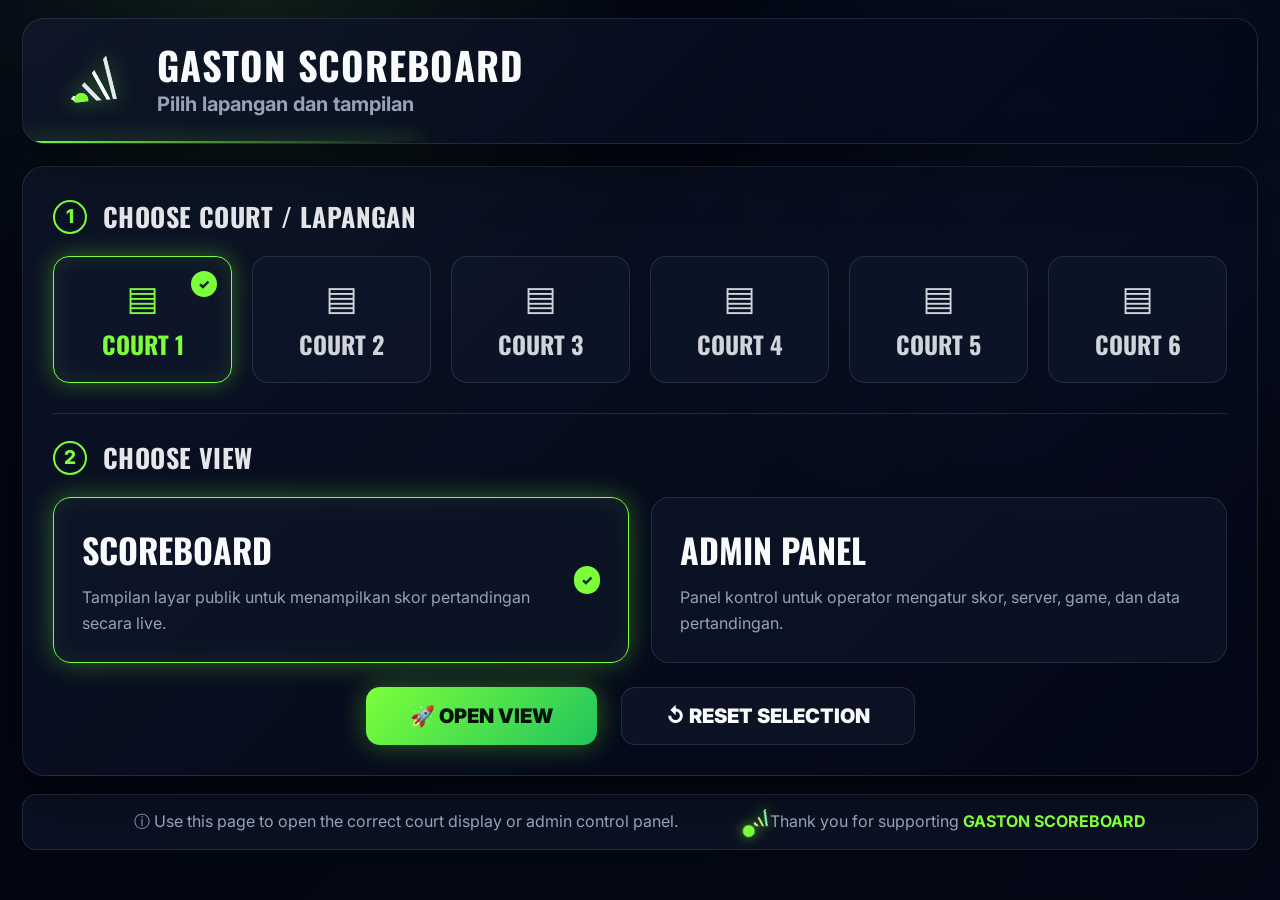
<file: index.html>
<!DOCTYPE html>
<html lang="id">
<head>
  <meta charset="UTF-8" />
  <meta name="viewport" content="width=device-width, initial-scale=1.0" />
  <title>Gaston Scoreboard - Menu Utama</title>
  <link rel="preconnect" href="https://fonts.googleapis.com">
  <link rel="preconnect" href="https://fonts.gstatic.com" crossorigin>
  <link href="https://fonts.googleapis.com/css2?family=Inter:wght@400;600;700;800;900&family=Oswald:wght@500;600;700&display=swap" rel="stylesheet">
  <link rel="stylesheet" href="css/style.css?v=25.0.0" />
</head>
<body class="page-shell landing-page">
  <header class="topbar">
    <div class="brand">
      <div class="brand-logo shuttle-mark"></div>
      <div>
        <h1>GASTON SCOREBOARD</h1>
        <p>Pilih lapangan dan tampilan</p>
      </div>
    </div>
  </header>

  <main class="landing-layout">
    <section class="panel selection-panel">
      <div class="section-title"><span>1</span> Choose Court / Lapangan</div>
      <div id="courtGrid" class="court-grid"></div>

      <div class="divider"></div>

      <div class="section-title"><span>2</span> Choose View</div>
      <div class="view-grid simple-view-grid">
        <button class="view-card simple-view-card selected" data-view="scoreboard">
          <div class="view-card-head simple-view-head">
            <div>
              <h2>Scoreboard</h2>
              <p>Tampilan layar publik untuk menampilkan skor pertandingan secara live.</p>
            </div>
            <span class="check">✓</span>
          </div>
        </button>

        <button class="view-card simple-view-card" data-view="admin">
          <div class="view-card-head simple-view-head">
            <div>
              <h2>Admin Panel</h2>
              <p>Panel kontrol untuk operator mengatur skor, server, game, dan data pertandingan.</p>
            </div>
            <span class="check">✓</span>
          </div>
        </button>
      </div>

      <div class="landing-buttons">
        <button id="openView" class="primary-btn">🚀 Open View</button>
        <button id="resetSelection" class="secondary-btn">↺ Reset Selection</button>
      </div>
    </section>
  </main>

  <footer class="footer-strip">
    <span>ⓘ Use this page to open the correct court display or admin control panel.</span>
    <span><i class="shuttle-icon tiny"></i> Thank you for supporting <b>GASTON SCOREBOARD</b></span>
  </footer>

  <script type="module" src="js/landing.js?v=25.0.0"></script>
</body>
</html>
</file>
<file: css/style.css>
* { box-sizing: border-box; }

:root {
  --bg: #030712;
  --panel: rgba(15, 23, 42, .82);
  --panel-2: rgba(2, 6, 23, .74);
  --line: rgba(148, 163, 184, .18);
  --text: #f8fafc;
  --muted: #94a3b8;
  --green: #7CFF3A;
  --green-2: #22c55e;
  --yellow: #facc15;
  --blue: #3b82f6;
  --red: #ef4444;
  --purple: #a855f7;
  --radius: 22px;
  --shadow: 0 18px 60px rgba(0,0,0,.45);
}

body {
  margin: 0;
  min-height: 100vh;
  font-family: Inter, system-ui, -apple-system, BlinkMacSystemFont, "Segoe UI", sans-serif;
  background:
    radial-gradient(circle at 20% 0%, rgba(124, 255, 58, .10), transparent 28%),
    radial-gradient(circle at 85% 20%, rgba(59, 130, 246, .09), transparent 32%),
    linear-gradient(135deg, #020617 0%, #030712 55%, #050816 100%);
  color: var(--text);
}

button, a, input, select { font-family: inherit; }
button, a { -webkit-tap-highlight-color: transparent; }

.page-shell { padding: 18px 22px; }

.topbar {
  min-height: 126px;
  border: 1px solid var(--line);
  background: linear-gradient(135deg, rgba(15, 23, 42, .86), rgba(2, 6, 23, .72));
  border-radius: var(--radius);
  box-shadow: var(--shadow);
  display: flex;
  align-items: center;
  justify-content: space-between;
  padding: 22px 34px;
  position: relative;
  overflow: hidden;
}

.topbar::after {
  content: "";
  position: absolute;
  left: 0;
  bottom: 0;
  width: 32%;
  height: 2px;
  background: linear-gradient(90deg, var(--green), transparent);
  box-shadow: 0 0 20px var(--green);
}

.brand { display: flex; align-items: center; gap: 22px; }

.brand-logo {
  width: 78px;
  height: 78px;
  display: grid;
  place-items: center;
  filter: drop-shadow(0 0 10px rgba(124,255,58,.45));
}

.brand h1 {
  margin: 0;
  font-family: Oswald, Inter, sans-serif;
  font-size: clamp(32px, 3vw, 52px);
  letter-spacing: .8px;
  text-transform: uppercase;
  line-height: 1;
}

.brand p {
  margin: 8px 0 0;
  color: var(--muted);
  font-weight: 700;
  font-size: 20px;
}

.green { color: var(--green); }

.top-actions {
  display: flex;
  gap: 14px;
  align-items: center;
  flex-wrap: wrap;
  justify-content: flex-end;
}

.live-pill, .icon-btn, .home-btn {
  height: 58px;
  border-radius: 13px;
  border: 1px solid rgba(148, 163, 184, .23);
  background: rgba(2, 6, 23, .58);
  color: var(--text);
  font-weight: 900;
  display: inline-flex;
  align-items: center;
  justify-content: center;
  text-decoration: none;
}

.live-pill {
  padding: 0 24px;
  gap: 12px;
  font-size: 20px;
}

.live-pill span {
  width: 14px;
  height: 14px;
  border-radius: 99px;
  background: red;
  box-shadow: 0 0 16px red;
}

.icon-btn { width: 58px; cursor: pointer; font-size: 22px; }
.home-btn { padding: 0 18px; font-size: 16px; gap: 8px; }

.panel {
  border: 1px solid var(--line);
  background: linear-gradient(135deg, rgba(15, 23, 42, .76), rgba(2, 6, 23, .70));
  border-radius: var(--radius);
  box-shadow: var(--shadow);
}

.section-title {
  display: flex;
  align-items: center;
  gap: 16px;
  color: #e5e7eb;
  font-family: Oswald, Inter, sans-serif;
  font-size: 26px;
  font-weight: 800;
  text-transform: uppercase;
  letter-spacing: .4px;
  margin-bottom: 20px;
}

.section-title span {
  width: 34px;
  height: 34px;
  border: 2px solid var(--green);
  color: var(--green);
  display: grid;
  place-items: center;
  border-radius: 99px;
  font-family: Inter, sans-serif;
  font-size: 19px;
}

/* Pure CSS shuttlecock, no racket */
.shuttle-icon {
  width: 34px;
  height: 28px;
  position: relative;
  display: inline-block;
  vertical-align: middle;
  transform: rotate(-28deg);
  filter: drop-shadow(0 0 6px rgba(124,255,58,.68));
}

.shuttle-icon::before {
  content: "";
  position: absolute;
  left: 1px;
  top: 10px;
  width: 12px;
  height: 12px;
  border-radius: 50%;
  background: var(--green);
}

.shuttle-icon::after {
  content: "";
  position: absolute;
  left: 12px;
  top: 3px;
  width: 22px;
  height: 20px;
  background:
    linear-gradient(70deg, transparent 0 22%, #d9f99d 23% 30%, transparent 31%),
    linear-gradient(90deg, transparent 0 42%, #bef264 43% 50%, transparent 51%),
    linear-gradient(110deg, transparent 0 62%, #86efac 63% 70%, transparent 71%);
  clip-path: polygon(0 50%, 100% 0, 85% 100%);
}

.shuttle-icon.tiny {
  width: 22px;
  height: 18px;
  margin-right: 6px;
}

.shuttle-mark {
  position: relative;
}

.shuttle-mark::before {
  content: "";
  width: 70px;
  height: 55px;
  display: block;
  background:
    radial-gradient(circle at 20% 70%, var(--green) 0 10%, transparent 11%),
    linear-gradient(55deg, transparent 0 18%, #f8fafc 19% 23%, transparent 24%),
    linear-gradient(70deg, transparent 0 34%, #e2e8f0 35% 39%, transparent 40%),
    linear-gradient(85deg, transparent 0 50%, #f8fafc 51% 55%, transparent 56%),
    linear-gradient(100deg, transparent 0 65%, #e2e8f0 66% 70%, transparent 71%);
  clip-path: polygon(0 65%, 100% 0, 80% 100%);
  transform: rotate(-24deg);
}

.landing-layout {
  display: grid;
  grid-template-columns: 1fr 310px;
  gap: 22px;
  margin-top: 22px;
}

.selection-panel { padding: 30px; }

.court-grid {
  display: grid;
  grid-template-columns: repeat(6, 1fr);
  gap: 20px;
}

.court-card {
  border: 1px solid var(--line);
  background: rgba(15, 23, 42, .72);
  color: #d1d5db;
  border-radius: 16px;
  padding: 20px 12px;
  min-height: 105px;
  cursor: pointer;
  position: relative;
  transition: .2s;
}

.court-card:hover, .court-card.selected {
  border-color: var(--green);
  color: var(--green);
  box-shadow: 0 0 22px rgba(124, 255, 58, .35), inset 0 0 24px rgba(124, 255, 58, .10);
}

.court-card .court-icon {
  display: block;
  font-size: 34px;
  margin-bottom: 8px;
}

.court-card b {
  font-family: Oswald, Inter, sans-serif;
  font-size: 24px;
  text-transform: uppercase;
}

.court-card .select-dot {
  position: absolute;
  top: 14px;
  right: 14px;
  width: 26px;
  height: 26px;
  border-radius: 99px;
  display: none;
  place-items: center;
  background: var(--green);
  color: #052e16;
  font-weight: 900;
}

.court-card.selected .select-dot { display: grid; }

.divider {
  height: 1px;
  background: var(--line);
  margin: 30px 0 24px;
}

.view-grid {
  display: grid;
  grid-template-columns: 1fr 1fr;
  gap: 26px;
}

.view-card {
  text-align: left;
  border: 1px solid var(--line);
  background: rgba(15, 23, 42, .62);
  color: var(--text);
  border-radius: 18px;
  padding: 22px;
  cursor: pointer;
  transition: .2s;
  position: relative;
}

.view-card.selected {
  border-color: var(--green);
  box-shadow: 0 0 26px rgba(124, 255, 58, .34), inset 0 0 26px rgba(124, 255, 58, .08);
}

.view-card .check { display: none; }

.view-card.selected .check {
  display: grid;
  place-items: center;
  margin-left: auto;
  background: var(--green);
  color: #052e16;
  border-radius: 99px;
  width: 28px;
  height: 28px;
  font-weight: 900;
}

.view-card-head {
  display: flex;
  align-items: center;
  gap: 18px;
  margin-bottom: 18px;
}

.view-icon {
  color: var(--green);
  font-size: 34px;
  font-weight: 900;
}

.view-card h2 {
  margin: 0;
  font-family: Oswald, Inter, sans-serif;
  text-transform: uppercase;
  font-size: 28px;
}

.view-card p { margin: 4px 0 0; color: var(--muted); }

.mini-preview {
  border-radius: 14px;
  border: 1px solid var(--line);
  background: rgba(2, 6, 23, .78);
  padding: 14px;
  min-height: 215px;
}

.mini-header, .mini-row, .mini-info, .mini-actions {
  display: flex;
  justify-content: space-between;
  align-items: center;
}

.mini-header {
  color: #dbeafe;
  font-size: 12px;
  margin-bottom: 12px;
}

.mini-header span { color: var(--green); }

.mini-board {
  border: 1px solid var(--line);
  border-radius: 12px;
  overflow: hidden;
}

.mini-row {
  padding: 12px;
  border-bottom: 1px solid var(--line);
}

.mini-row:last-child { border-bottom: none; }
.mini-row.active { box-shadow: inset 0 0 18px rgba(124, 255, 58, .12); }

.mini-row span {
  flex: 1;
  font-weight: 900;
  white-space: nowrap;
}

.mini-row b, .mini-row strong {
  width: 54px;
  text-align: center;
  font-size: 20px;
}

.mini-row strong { color: var(--green); }

.mini-info { gap: 10px; margin-top: 12px; }

.mini-info span, .mini-actions span {
  background: rgba(15, 23, 42, .95);
  border: 1px solid var(--line);
  border-radius: 10px;
  padding: 8px 12px;
  font-size: 12px;
  font-weight: 800;
  color: var(--yellow);
}

.mini-admin {
  display: grid;
  grid-template-columns: 1fr 1fr;
  gap: 10px;
}

.mini-team {
  border: 1px solid var(--line);
  border-radius: 12px;
  padding: 12px;
}

.mini-team.active {
  border-color: var(--green);
  box-shadow: inset 0 0 20px rgba(124,255,58,.12);
}

.mini-team span {
  display: block;
  font-weight: 900;
  margin-bottom: 10px;
}

.mini-team button {
  width: 100%;
  margin-top: 6px;
  border: 1px solid rgba(124,255,58,.35);
  border-radius: 8px;
  background: rgba(124,255,58,.12);
  color: var(--green);
  font-weight: 900;
  height: 32px;
}

.mini-actions { gap: 8px; margin-top: 14px; }

.landing-buttons {
  display: flex;
  justify-content: center;
  gap: 24px;
  margin-top: 24px;
}

.primary-btn, .secondary-btn {
  min-height: 58px;
  border-radius: 14px;
  border: none;
  padding: 0 44px;
  font-size: 20px;
  font-weight: 900;
  text-transform: uppercase;
  cursor: pointer;
}

.primary-btn {
  background: linear-gradient(135deg, var(--green), var(--green-2));
  color: #04130a;
  box-shadow: 0 0 28px rgba(124,255,58,.35);
}

.secondary-btn {
  background: rgba(15, 23, 42, .70);
  border: 1px solid var(--line);
  color: var(--text);
}

.status-panel { padding: 30px; }

.status-panel h3 {
  margin: 0 0 24px;
  color: var(--green);
  font-family: Oswald, Inter, sans-serif;
  text-transform: uppercase;
  font-size: 24px;
}

.status-item {
  display: flex;
  align-items: center;
  gap: 18px;
  border: 1px solid var(--line);
  border-radius: 14px;
  padding: 20px;
  margin-bottom: 15px;
  background: rgba(15, 23, 42, .54);
}

.status-item span { color: var(--green); font-size: 28px; }

.status-item small {
  display: block;
  color: var(--muted);
  text-transform: uppercase;
  font-weight: 800;
}

.status-item b {
  display: block;
  margin-top: 5px;
  font-size: 18px;
}

.status-item em {
  color: var(--green);
  font-size: 28px;
  font-style: normal;
}

.enjoy-card {
  display: flex;
  gap: 15px;
  align-items: center;
  border: 1px solid rgba(124,255,58,.45);
  box-shadow: inset 0 0 20px rgba(124,255,58,.10);
  border-radius: 14px;
  padding: 18px;
  color: var(--green);
}

.enjoy-card p { margin: 2px 0 0; color: var(--muted); }

.footer-strip, .score-footer {
  border: 1px solid var(--line);
  border-radius: 14px;
  background: rgba(15,23,42,.68);
  color: var(--muted);
  margin-top: 18px;
  padding: 16px 26px;
  display: flex;
  justify-content: center;
  gap: 60px;
}

.footer-strip b { color: var(--green); }

/* Scoreboard */
.scoreboard-wrap {
  max-width: 1640px;
  margin: 74px auto 0;
}

.score-table {
  padding: 0;
  overflow: hidden;
  border-radius: 24px;
}

.score-head {
  display: grid;
  grid-template-columns: 1fr 190px 190px 250px;
  align-items: center;
  padding: 0;
  height: 58px;
  color: #cbd5e1;
  font-family: Oswald, Inter, sans-serif;
  text-transform: uppercase;
  font-size: 28px;
  font-weight: 700;
  background: transparent;
}

.score-head span:nth-child(n+2) { text-align: center; }

.score-row {
  display: grid;
  grid-template-columns: 1fr 190px 190px 250px;
  align-items: stretch;
  min-height: 185px;
  border-top: 1px solid var(--line);
  transition: .2s;
}

.score-row.serving-team {
  border-color: rgba(124,255,58,.65);
  box-shadow: inset 0 0 28px rgba(124, 255, 58, .09), 0 0 14px rgba(124,255,58,.12);
}

.player-block {
  padding: 28px 42px;
  display: flex;
  flex-direction: column;
  justify-content: center;
  gap: 11px;
}

.player-line {
  width: fit-content;
  max-width: 100%;
  font-family: Oswald, Inter, sans-serif;
  font-weight: 800;
  font-size: clamp(34px, 3.4vw, 60px);
  text-transform: uppercase;
  letter-spacing: .5px;
  line-height: 1.05;
  padding: 8px 18px 9px 0;
  border-radius: 12px;
  transition: .2s;
}

.player-line.player-second {
  font-size: clamp(28px, 3vw, 52px);
  color: #dbeafe;
}

.player-line.hidden { display: none; }

.player-line.server-person {
  color: #04130a;
  background:
    linear-gradient(90deg, rgba(124,255,58,.98), rgba(163,255,87,.90) 72%, rgba(124,255,58,.22));
  padding: 10px 28px 12px 18px;
  border-radius: 14px;
  box-shadow:
    inset 0 -10px 0 rgba(255,255,255,.18),
    0 0 34px rgba(124,255,58,.58),
    0 0 90px rgba(124,255,58,.20);
  text-shadow: none;
  outline: 2px solid rgba(236, 255, 219, .48);
}

.player-line.server-person::before {
  content: "";
  width: 34px;
  height: 28px;
  position: relative;
  display: inline-block;
  vertical-align: middle;
  margin-right: 14px;
  transform: rotate(-28deg);
  filter: drop-shadow(0 0 4px rgba(0,0,0,.35));
  background:
    radial-gradient(circle at 16% 58%, #052e16 0 17%, transparent 18%),
    linear-gradient(70deg, transparent 0 34%, #052e16 35% 41%, transparent 42%),
    linear-gradient(90deg, transparent 0 52%, #064e3b 53% 59%, transparent 60%),
    linear-gradient(110deg, transparent 0 68%, #14532d 69% 75%, transparent 76%);
  clip-path: polygon(0 40%, 100% 0, 84% 100%, 0 70%);
}

.score-cell {
  height: 100%;
  border-left: 1px solid var(--line);
  display: grid;
  place-items: center;
  font-family: Oswald, Inter, sans-serif;
  font-weight: 800;
  font-size: clamp(50px, 5vw, 88px);
}

.score-cell.active {
  color: var(--green);
  background: linear-gradient(135deg, rgba(124,255,58,.16), rgba(34,197,94,.08));
  box-shadow: inset 0 0 24px rgba(124,255,58,.16);
}

.score-info {
  display: flex;
  justify-content: center;
  gap: 30px;
  margin-top: 42px;
}

.info-card {
  min-width: 300px;
  height: 110px;
  border: 1px solid var(--line);
  border-radius: 18px;
  background: rgba(15,23,42,.76);
  display: flex;
  align-items: center;
  gap: 24px;
  padding: 22px 28px;
}

.info-card small {
  display: block;
  color: var(--muted);
  text-transform: uppercase;
  font-weight: 900;
  font-size: 16px;
}

.info-card b {
  display: block;
  margin-top: 6px;
  color: var(--yellow);
  font-family: Oswald, Inter, sans-serif;
  font-size: 32px;
  text-transform: uppercase;
}

.round-icon {
  width: 58px;
  height: 58px;
  border: 1px solid rgba(148, 163, 184, .35);
  border-radius: 99px;
  display: grid;
  place-items: center;
  font-size: 34px;
  font-weight: 900;
}

.yellow { color: var(--yellow); }
.blue { color: var(--blue); }
.purple { color: var(--purple); }
.green-bg { color: var(--green); }

.score-footer {
  position: fixed;
  left: 22px;
  right: 22px;
  bottom: 18px;
  justify-content: space-between;
}

/* Admin */
.admin-grid {
  display: grid;
  grid-template-columns: 1.08fr .92fr;
  gap: 18px;
  margin-top: 18px;
}

.admin-grid .panel { padding: 22px; }

.match-overview { grid-column: 1; }
.score-control { grid-column: 2; grid-row: 1 / span 2; }
.match-actions { grid-column: 1; }
.status-info { grid-column: 1; }
.match-form { grid-column: 2; grid-row: 3 / span 2; }

.compact-score {
  border: 1px solid var(--line);
  border-radius: 16px;
  overflow: hidden;
}

.compact-head, .compact-row {
  display: grid;
  grid-template-columns: 1fr 130px 130px 150px;
  align-items: center;
}

.compact-head {
  height: 40px;
  color: #cbd5e1;
  font-family: Oswald, Inter, sans-serif;
  text-transform: uppercase;
  text-align: center;
}

.compact-row {
  min-height: 112px;
  border-top: 1px solid var(--line);
}

.compact-row.serving-team {
  box-shadow: inset 0 0 34px rgba(124,255,58,.14);
  border-color: rgba(124,255,58,.7);
}

.compact-names {
  padding-left: 22px;
  padding-right: 12px;
}

.compact-player-line {
  display: block;
  width: fit-content;
  max-width: 100%;
  font-family: Oswald, Inter, sans-serif;
  font-size: 30px;
  text-transform: uppercase;
  line-height: 1.12;
  padding: 4px 10px 5px 0;
  border-radius: 9px;
}

.compact-player-line.hidden { display: none; }

.compact-player-line.server-person {
  color: #04130a;
  background: linear-gradient(90deg, rgba(124,255,58,.98), rgba(163,255,87,.88), rgba(124,255,58,.25));
  padding: 6px 14px 7px 12px;
  border-radius: 10px;
  box-shadow:
    inset 0 -7px 0 rgba(255,255,255,.16),
    0 0 22px rgba(124,255,58,.42);
  outline: 1px solid rgba(236,255,219,.45);
}

.compact-player-line.server-person::before {
  content: "◢";
  color: #052e16;
  font-size: 16px;
  margin-right: 8px;
}

.compact-row > span, .compact-row > strong {
  text-align: center;
  font-family: Oswald, Inter, sans-serif;
  font-size: 46px;
  font-weight: 800;
}

.compact-row strong {
  color: var(--green);
  min-height: 112px;
  display: grid;
  place-items: center;
  border-left: 1px solid rgba(124,255,58,.35);
  background: rgba(124,255,58,.10);
}

.control-cards {
  display: grid;
  grid-template-columns: 1fr 1fr;
  gap: 22px;
}

.control-card {
  border: 1px solid var(--line);
  border-radius: 18px;
  padding: 24px;
  transition: .2s;
}

.control-card.serving-team {
  border-color: var(--green);
  box-shadow: 0 0 24px rgba(124,255,58,.28), inset 0 0 24px rgba(124,255,58,.10);
}

.control-card h2 {
  margin: 0 0 22px;
  font-family: Oswald, Inter, sans-serif;
  font-size: 26px;
  line-height: 1.1;
}

.score-btn {
  width: 100%;
  height: 76px;
  border-radius: 14px;
  border: 1px solid rgba(124,255,58,.45);
  background: linear-gradient(135deg, rgba(34,197,94,.35), rgba(21,128,61,.25));
  color: var(--green);
  font-family: Oswald, Inter, sans-serif;
  font-size: 48px;
  font-weight: 800;
  cursor: pointer;
  margin-bottom: 14px;
}

.score-btn:active, .action-grid button:active, .primary-btn:active, .action-link:active { transform: scale(.98); }

.server-select {
  border-top: 1px solid var(--line);
  margin-top: 12px;
  padding-top: 16px;
}

.server-select small {
  color: var(--muted);
  display: block;
  font-weight: 900;
  text-transform: uppercase;
  margin-bottom: 10px;
}

.server-person-btn {
  width: 100%;
  min-height: 48px;
  border-radius: 12px;
  border: 1px solid var(--line);
  background: rgba(2,6,23,.45);
  color: var(--text);
  font-weight: 900;
  cursor: pointer;
  margin-top: 8px;
  text-align: left;
  padding: 8px 14px;
}

.server-person-btn.active {
  color: var(--green);
  border-color: var(--green);
  box-shadow: inset 0 0 18px rgba(124,255,58,.13), 0 0 12px rgba(124,255,58,.16);
}

.server-person-btn.active::before {
  content: "";
  width: 22px;
  height: 18px;
  position: relative;
  display: inline-block;
  vertical-align: middle;
  margin-right: 8px;
  transform: rotate(-28deg);
  background:
    radial-gradient(circle at 16% 58%, var(--green) 0 17%, transparent 18%),
    linear-gradient(70deg, transparent 0 34%, #d9f99d 35% 41%, transparent 42%),
    linear-gradient(90deg, transparent 0 52%, #bef264 53% 59%, transparent 60%),
    linear-gradient(110deg, transparent 0 68%, #86efac 69% 75%, transparent 76%);
  clip-path: polygon(0 40%, 100% 0, 84% 100%, 0 70%);
}

.action-grid {
  display: grid;
  grid-template-columns: repeat(7, 1fr);
  gap: 16px;
}

.action-grid button, .action-link {
  min-height: 100px;
  border: 1px solid var(--line);
  border-radius: 14px;
  background: rgba(15,23,42,.62);
  color: var(--text);
  cursor: pointer;
  font-size: 34px;
  text-decoration: none;
  display: grid;
  place-items: center;
}

.action-grid button span, .action-link span {
  display: block;
  margin-top: 10px;
  font-size: 15px;
  font-weight: 800;
}

.action-grid .danger { color: var(--red); }
.action-grid .success { color: var(--green); }

.info-grid {
  display: grid;
  grid-template-columns: repeat(4, 1fr);
  gap: 16px;
}

.info-card.small {
  min-width: 0;
  height: 92px;
  padding: 18px;
}

.info-card.small b { font-size: 24px; }

.form-grid {
  display: grid;
  gap: 14px;
}

.form-grid label {
  color: var(--muted);
  font-size: 13px;
  text-transform: uppercase;
  font-weight: 900;
}

.form-grid input, .form-grid select {
  margin-top: 8px;
  width: 100%;
  height: 46px;
  border-radius: 12px;
  border: 1px solid var(--line);
  background: rgba(2,6,23,.55);
  color: var(--text);
  padding: 0 14px;
  font-size: 16px;
  outline: none;
}

.form-grid input:focus, .form-grid select:focus { border-color: var(--green); }

.double-field.is-hidden, .double-only.is-hidden { display: none; }

.primary-btn.full {
  width: 100%;
  margin-top: 18px;
}

.form-note {
  color: var(--muted);
  line-height: 1.5;
}

@media (max-width: 1100px) {
  .page-shell { padding: 12px; }
  .topbar { min-height: auto; padding: 16px; }
  .brand { gap: 12px; }
  .brand-logo { width: 54px; height: 54px; }
  .shuttle-mark::before { width: 50px; height: 40px; }
  .brand h1 { font-size: 28px; }
  .brand p { font-size: 14px; }
  .top-actions { gap: 8px; }
  .live-pill { height: 44px; padding: 0 14px; font-size: 14px; }
  .icon-btn { width: 44px; height: 44px; }
  .home-btn { height: 44px; padding: 0 10px; font-size: 13px; }
  .landing-layout, .admin-grid { grid-template-columns: 1fr; }
  .status-panel, .score-control, .match-form, .match-overview, .match-actions, .status-info { grid-column: auto; grid-row: auto; }
  .court-grid { grid-template-columns: repeat(2, 1fr); }
  .view-grid, .control-cards, .info-grid { grid-template-columns: 1fr; }
  .action-grid { grid-template-columns: repeat(3, 1fr); }
  .scoreboard-wrap { margin-top: 24px; }
  .score-head, .score-row { grid-template-columns: 1fr 70px 70px 86px; }
  .score-head { font-size: 14px; height: 36px; }
  .score-row { min-height: 110px; }
  .player-block { padding: 16px 12px; gap: 5px; }
  .player-line { font-size: 25px; padding-top: 4px; padding-bottom: 5px; }
  .player-line.player-second { font-size: 23px; }
  .player-line.server-person { padding: 7px 14px 8px 12px; }
  .player-line.server-person::before { width: 22px; height: 18px; margin-right: 8px; }
  .score-cell { font-size: 36px; }
  .score-info { flex-direction: column; gap: 12px; margin-top: 22px; }
  .info-card { min-width: 0; width: 100%; }
  .score-footer { position: static; margin-top: 18px; }
  .compact-head, .compact-row { grid-template-columns: 1fr 66px 66px 72px; }
  .compact-names { padding-left: 12px; }
  .compact-player-line { font-size: 22px; }
  .compact-row > span, .compact-row > strong { font-size: 30px; }
}


/* Modal pertandingan baru */
.modal-overlay {
  position: fixed;
  inset: 0;
  z-index: 9999;
  background: rgba(2, 6, 23, .78);
  backdrop-filter: blur(10px);
  display: grid;
  place-items: center;
  padding: 20px;
}

.modal-overlay.is-hidden {
  display: none;
}

.modal-card {
  width: min(560px, 100%);
  border: 1px solid rgba(124,255,58,.45);
  border-radius: 24px;
  background: linear-gradient(135deg, rgba(15,23,42,.96), rgba(2,6,23,.94));
  box-shadow: 0 0 50px rgba(124,255,58,.18), 0 30px 90px rgba(0,0,0,.55);
  padding: 30px;
  text-align: center;
}

.modal-icon {
  width: 58px;
  height: 58px;
  border-radius: 99px;
  display: grid;
  place-items: center;
  margin: 0 auto 14px;
  color: #04130a;
  background: linear-gradient(135deg, var(--green), var(--green-2));
  font-size: 28px;
  font-weight: 900;
}

.modal-card h2 {
  margin: 0;
  font-family: Oswald, Inter, sans-serif;
  font-size: 34px;
  text-transform: uppercase;
}

.modal-card p {
  color: var(--muted);
  line-height: 1.6;
  margin: 12px 0 22px;
}

.modal-actions {
  display: grid;
  gap: 12px;
}

.modal-btn {
  width: 100%;
  min-height: 54px;
  padding: 0 18px;
  font-size: 16px;
}

.ghost-btn {
  min-height: 52px;
  border-radius: 14px;
  border: 1px solid var(--line);
  background: transparent;
  color: var(--muted);
  font-weight: 900;
  text-transform: uppercase;
  cursor: pointer;
}

.neutral-text {
  color: var(--muted) !important;
  opacity: .95;
}


/* v11: long highlighter band for current server */
.score-row {
  position: relative;
  isolation: isolate;
}

.score-row > * {
  position: relative;
  z-index: 1;
}

.score-row.serving-team::before {
  content: "";
  position: absolute;
  left: 16px;
  right: auto;
  top: 22px;
  bottom: 22px;
  border-radius: 18px;
  background: linear-gradient(90deg, rgba(124,255,58,.98), rgba(163,255,87,.86) 68%, rgba(124,255,58,.18));
  box-shadow:
    inset 0 -14px 0 rgba(255,255,255,.16),
    0 0 36px rgba(124,255,58,.42),
    0 0 80px rgba(124,255,58,.14);
  outline: 2px solid rgba(236,255,219,.38);
  z-index: 0;
  pointer-events: none;
}

.score-row.serving-team.current-game-1::before {
  width: calc(100% - 440px - 16px);
}

.score-row.serving-team.current-game-2::before {
  width: calc(100% - 250px - 16px);
}

.score-row.serving-team.current-game-3::before {
  width: calc(100% - 32px);
}

.score-row.serving-team .player-line.server-person {
  background: transparent;
  box-shadow: none;
  outline: none;
  color: #04130a;
  padding-left: 0;
  padding-right: 0;
}

.score-row.serving-team .score-cell.current-score {
  color: #04130a;
  background: transparent;
  box-shadow: none;
  text-shadow: none;
}

.score-row.serving-team .score-cell:not(.current-score) {
  color: #f8fafc;
  background: transparent;
  box-shadow: none;
}

.score-cell.current-score {
  color: var(--green);
  background: linear-gradient(135deg, rgba(124,255,58,.16), rgba(34,197,94,.08));
  box-shadow: inset 0 0 24px rgba(124,255,58,.16);
}

/* Admin compact overview uses the same long highlighter idea */
.compact-row {
  position: relative;
  isolation: isolate;
}

.compact-row > * {
  position: relative;
  z-index: 1;
}

.compact-row.serving-team::before {
  content: "";
  position: absolute;
  left: 10px;
  top: 16px;
  bottom: 16px;
  border-radius: 13px;
  background: linear-gradient(90deg, rgba(124,255,58,.98), rgba(163,255,87,.86) 68%, rgba(124,255,58,.18));
  box-shadow: 0 0 24px rgba(124,255,58,.34), inset 0 -9px 0 rgba(255,255,255,.15);
  z-index: 0;
  pointer-events: none;
}

.compact-row.serving-team.current-game-1::before {
  width: calc(100% - 280px - 10px);
}

.compact-row.serving-team.current-game-2::before {
  width: calc(100% - 150px - 10px);
}

.compact-row.serving-team.current-game-3::before {
  width: calc(100% - 20px);
}

.compact-row.serving-team .compact-player-line.server-person {
  background: transparent;
  box-shadow: none;
  outline: none;
  color: #04130a;
}

.compact-row.serving-team .compact-current-score {
  color: #04130a;
  background: transparent;
  box-shadow: none;
}

@media (max-width: 1100px) {
  .score-row.serving-team::before {
    left: 8px;
    top: 12px;
    bottom: 12px;
    border-radius: 13px;
  }
  .score-row.serving-team.current-game-1::before {
    width: calc(100% - 156px - 8px);
  }
  .score-row.serving-team.current-game-2::before {
    width: calc(100% - 86px - 8px);
  }
  .score-row.serving-team.current-game-3::before {
    width: calc(100% - 16px);
  }

  .compact-row.serving-team.current-game-1::before {
    width: calc(100% - 138px - 8px);
  }
  .compact-row.serving-team.current-game-2::before {
    width: calc(100% - 72px - 8px);
  }
  .compact-row.serving-team.current-game-3::before {
    width: calc(100% - 16px);
  }
}


/* =========================
   v12: separate highlighter blocks
   - only current serving player's name line is highlighted
   - current game's score cells use the same stabilo style
   - there is a visible gap between name highlight and score highlight
   ========================= */

/* Neutralize v11 row-spanning highlight band */
.score-row.serving-team::before,
.compact-row.serving-team::before {
  content: none !important;
  display: none !important;
}

/* Name highlight: only the exact serving player's line */
.player-line.server-person {
  display: flex;
  align-items: center;
  width: calc(100% - 20px);
  min-height: 78px;
  padding: 10px 22px 12px 18px !important;
  border-radius: 14px;
  color: #04130a !important;
  background:
    linear-gradient(90deg, rgba(124,255,58,.98), rgba(163,255,87,.90) 72%, rgba(124,255,58,.26)) !important;
  box-shadow:
    inset 0 -10px 0 rgba(255,255,255,.16),
    0 0 34px rgba(124,255,58,.44),
    0 0 90px rgba(124,255,58,.14) !important;
  outline: 2px solid rgba(236,255,219,.38) !important;
}

.player-line.server-person::before {
  content: "";
  width: 34px;
  height: 28px;
  position: relative;
  display: inline-block;
  vertical-align: middle;
  margin-right: 14px;
  transform: rotate(-28deg);
  filter: drop-shadow(0 0 4px rgba(0,0,0,.35));
  background:
    radial-gradient(circle at 16% 58%, #052e16 0 17%, transparent 18%),
    linear-gradient(70deg, transparent 0 34%, #052e16 35% 41%, transparent 42%),
    linear-gradient(90deg, transparent 0 52%, #064e3b 53% 59%, transparent 60%),
    linear-gradient(110deg, transparent 0 68%, #14532d 69% 75%, transparent 76%);
  clip-path: polygon(0 40%, 100% 0, 84% 100%, 0 70%);
}

.player-line.player-second.server-person {
  width: calc(100% - 20px);
}

/* Keep non-serving partner normal */
.player-line:not(.server-person) {
  background: transparent;
  box-shadow: none;
  outline: none;
}

/* Score highlight: current game's score cell(s) use the same stabilo style */
.score-cell.current-score {
  position: relative;
  color: #04130a !important;
  background:
    linear-gradient(90deg, rgba(124,255,58,.98), rgba(163,255,87,.90) 72%, rgba(124,255,58,.26)) !important;
  box-shadow:
    inset 0 -10px 0 rgba(255,255,255,.16),
    0 0 34px rgba(124,255,58,.44),
    0 0 90px rgba(124,255,58,.14) !important;
  outline: 2px solid rgba(236,255,219,.38) !important;
  border-radius: 14px;
  margin: 12px;
  height: calc(100% - 24px);
  align-self: center;
  z-index: 1;
}

/* Keep current game column styling consistent and remove connected-band look */
.score-row.serving-team .score-cell.current-score,
.score-row .score-cell.current-score {
  text-shadow: none;
}

/* Row emphasis is subtle only */
.score-row.serving-team {
  border-color: rgba(124,255,58,.40) !important;
  box-shadow: inset 0 0 18px rgba(124,255,58,.05), 0 0 10px rgba(124,255,58,.08) !important;
}

/* Player block gets some right breathing space to strengthen the gap before score highlight */
.player-block {
  padding-right: 26px;
}

/* Admin compact overview: same idea */
.compact-player-line.server-person {
  display: block;
  width: calc(100% - 14px);
  padding: 6px 12px 7px 12px !important;
  border-radius: 10px;
  color: #04130a !important;
  background:
    linear-gradient(90deg, rgba(124,255,58,.98), rgba(163,255,87,.90) 72%, rgba(124,255,58,.26)) !important;
  box-shadow:
    inset 0 -7px 0 rgba(255,255,255,.15),
    0 0 24px rgba(124,255,58,.34) !important;
  outline: 1px solid rgba(236,255,219,.38) !important;
}

.compact-player-line.server-person::before {
  content: "◢";
  color: #052e16 !important;
  font-size: 16px;
  margin-right: 8px;
}

.compact-current-score {
  color: #04130a !important;
  background:
    linear-gradient(90deg, rgba(124,255,58,.98), rgba(163,255,87,.90) 72%, rgba(124,255,58,.26)) !important;
  box-shadow:
    inset 0 -7px 0 rgba(255,255,255,.15),
    0 0 24px rgba(124,255,58,.34) !important;
  outline: 1px solid rgba(236,255,219,.38) !important;
  border-radius: 10px;
  margin: 8px;
  min-height: calc(100% - 16px);
  align-self: center;
}

.compact-row.serving-team {
  box-shadow: inset 0 0 16px rgba(124,255,58,.05) !important;
  border-color: rgba(124,255,58,.36) !important;
}

/* Mobile */
@media (max-width: 1100px) {
  .player-line.server-person {
    width: calc(100% - 10px);
    min-height: 52px;
    padding: 7px 14px 8px 12px !important;
    border-radius: 12px;
  }

  .player-line.server-person::before {
    width: 22px;
    height: 18px;
    margin-right: 8px;
  }

  .score-cell.current-score {
    margin: 6px;
    height: calc(100% - 12px);
    border-radius: 10px;
  }

  .compact-player-line.server-person {
    width: calc(100% - 8px);
  }

  .compact-current-score {
    margin: 4px;
    min-height: calc(100% - 8px);
    border-radius: 8px;
  }
}


/* =========================
   v15: Team 1 / Team 2 color differentiation
   Team 1 = yellow/orange  (#F28E1C)
   Team 2 = green          (#009F3C)
   Names remain highlighted when serving
   ========================= */

:root {
  --team1: #F28E1C;
  --team2: #009F3C;
  --team1-soft: rgba(242, 142, 28, 0.96);
  --team2-soft: rgba(0, 159, 60, 0.96);
  --team1-glow: rgba(242, 142, 28, 0.34);
  --team2-glow: rgba(0, 159, 60, 0.32);
  --team1-outline: rgba(255, 218, 181, 0.38);
  --team2-outline: rgba(193, 255, 215, 0.34);
}

/* Base team colors on scoreboard */
#rowA .player-line,
#rowA .score-cell {
  color: var(--team1);
}

#rowB .player-line,
#rowB .score-cell {
  color: var(--team2);
}

/* Non-active game scores stay readable white */
#rowA .score-cell:not(.current-score),
#rowB .score-cell:not(.current-score) {
  color: #f8fafc;
}

/* Current score highlight follows the serving side color */
#rowA .score-cell.current-score {
  color: #04130a !important;
  background:
    linear-gradient(90deg, var(--team1-soft), rgba(255, 182, 80, .90) 72%, rgba(242,142,28,.24)) !important;
  box-shadow:
    inset 0 -10px 0 rgba(255,255,255,.16),
    0 0 34px var(--team1-glow),
    0 0 90px rgba(242,142,28,.14) !important;
  outline: 2px solid var(--team1-outline) !important;
}

#rowB .score-cell.current-score {
  color: #04130a !important;
  background:
    linear-gradient(90deg, var(--team2-soft), rgba(58, 202, 104, .88) 72%, rgba(0,159,60,.24)) !important;
  box-shadow:
    inset 0 -10px 0 rgba(255,255,255,.16),
    0 0 34px var(--team2-glow),
    0 0 90px rgba(0,159,60,.14) !important;
  outline: 2px solid var(--team2-outline) !important;
}

/* Only actual serving player stays highlighted, with team color */
#rowA .player-line.server-person {
  color: #04130a !important;
  background:
    linear-gradient(90deg, var(--team1-soft), rgba(255, 182, 80, .90) 72%, rgba(242,142,28,.26)) !important;
  box-shadow:
    inset 0 -10px 0 rgba(255,255,255,.16),
    0 0 34px var(--team1-glow),
    0 0 90px rgba(242,142,28,.14) !important;
  outline: 2px solid var(--team1-outline) !important;
}

#rowB .player-line.server-person {
  color: #04130a !important;
  background:
    linear-gradient(90deg, var(--team2-soft), rgba(58, 202, 104, .88) 72%, rgba(0,159,60,.26)) !important;
  box-shadow:
    inset 0 -10px 0 rgba(255,255,255,.16),
    0 0 34px var(--team2-glow),
    0 0 90px rgba(0,159,60,.14) !important;
  outline: 2px solid var(--team2-outline) !important;
}

/* Small team accent bar on left */
#rowA::after,
#rowB::after {
  content: "";
  position: absolute;
  left: 0;
  top: 14px;
  bottom: 14px;
  width: 8px;
  border-radius: 0 6px 6px 0;
  z-index: 0;
}

#rowA::after {
  background: var(--team1);
  box-shadow: 0 0 20px rgba(242,142,28,.28);
}

#rowB::after {
  background: var(--team2);
  box-shadow: 0 0 20px rgba(0,159,60,.28);
}

/* Admin compact overview */
#adminRowA .compact-player-line,
#adminRowA > span,
#adminRowA > strong {
  color: var(--team1);
}

#adminRowB .compact-player-line,
#adminRowB > span,
#adminRowB > strong {
  color: var(--team2);
}

/* Non-active compact score stays readable white */
#adminRowA > span:not(.compact-current-score),
#adminRowB > span:not(.compact-current-score),
#adminRowA > strong:not(.compact-current-score),
#adminRowB > strong:not(.compact-current-score) {
  color: #f8fafc;
}

#adminRowA .compact-player-line.server-person {
  color: #04130a !important;
  background:
    linear-gradient(90deg, var(--team1-soft), rgba(255, 182, 80, .90) 72%, rgba(242,142,28,.26)) !important;
  box-shadow:
    inset 0 -7px 0 rgba(255,255,255,.15),
    0 0 24px var(--team1-glow) !important;
  outline: 1px solid var(--team1-outline) !important;
}

#adminRowB .compact-player-line.server-person {
  color: #04130a !important;
  background:
    linear-gradient(90deg, var(--team2-soft), rgba(58, 202, 104, .88) 72%, rgba(0,159,60,.26)) !important;
  box-shadow:
    inset 0 -7px 0 rgba(255,255,255,.15),
    0 0 24px var(--team2-glow) !important;
  outline: 1px solid var(--team2-outline) !important;
}

#adminRowA .compact-current-score {
  color: #04130a !important;
  background:
    linear-gradient(90deg, var(--team1-soft), rgba(255, 182, 80, .90) 72%, rgba(242,142,28,.26)) !important;
  box-shadow:
    inset 0 -7px 0 rgba(255,255,255,.15),
    0 0 24px var(--team1-glow) !important;
  outline: 1px solid var(--team1-outline) !important;
}

#adminRowB .compact-current-score {
  color: #04130a !important;
  background:
    linear-gradient(90deg, var(--team2-soft), rgba(58, 202, 104, .88) 72%, rgba(0,159,60,.26)) !important;
  box-shadow:
    inset 0 -7px 0 rgba(255,255,255,.15),
    0 0 24px var(--team2-glow) !important;
  outline: 1px solid var(--team2-outline) !important;
}

/* Team-colored names on admin control cards */
#controlA h2,
#adminPlayerA1,
#adminPlayerA2,
#adminA1Line,
#adminA2Line {
  color: var(--team1);
}

#controlB h2,
#adminPlayerB1,
#adminPlayerB2,
#adminB1Line,
#adminB2Line {
  color: var(--team2);
}

/* Keep server indicator buttons readable */
.server-person-btn.active {
  color: #04130a;
}

/* Mobile */
@media (max-width: 1100px) {
  #rowA::after,
  #rowB::after {
    top: 8px;
    bottom: 8px;
    width: 6px;
  }
}


/* =========================
   v16: brighter green + admin panel aligned with scoreboard colors
   Team 1 = #F28E1C
   Team 2 = brighter green
   ========================= */

:root {
  --team1: #F28E1C;
  --team2: #22C55E; /* brighter green */
  --team1-soft: rgba(242, 142, 28, 0.98);
  --team2-soft: rgba(34, 197, 94, 0.98);
  --team1-glow: rgba(242, 142, 28, 0.36);
  --team2-glow: rgba(34, 197, 94, 0.36);
  --team1-outline: rgba(255, 218, 181, 0.42);
  --team2-outline: rgba(198, 255, 216, 0.42);
}

/* Scoreboard row accents */
#rowA::after {
  background: var(--team1) !important;
  box-shadow: 0 0 22px rgba(242,142,28,.34) !important;
}
#rowB::after {
  background: var(--team2) !important;
  box-shadow: 0 0 22px rgba(34,197,94,.34) !important;
}

/* Team colors on scoreboard text */
#rowA .player-line,
#rowA .score-cell {
  color: var(--team1) !important;
}
#rowB .player-line,
#rowB .score-cell {
  color: var(--team2) !important;
}

#rowA .score-cell:not(.current-score),
#rowB .score-cell:not(.current-score) {
  color: #f8fafc !important;
}

/* Serving name highlight */
#rowA .player-line.server-person {
  color: #04130a !important;
  background:
    linear-gradient(90deg, var(--team1-soft), rgba(255, 182, 80, .92) 72%, rgba(242,142,28,.24)) !important;
  box-shadow:
    inset 0 -10px 0 rgba(255,255,255,.16),
    0 0 36px var(--team1-glow),
    0 0 90px rgba(242,142,28,.16) !important;
  outline: 2px solid var(--team1-outline) !important;
}

#rowB .player-line.server-person {
  color: #04130a !important;
  background:
    linear-gradient(90deg, var(--team2-soft), rgba(92, 232, 141, .90) 72%, rgba(34,197,94,.24)) !important;
  box-shadow:
    inset 0 -10px 0 rgba(255,255,255,.16),
    0 0 36px var(--team2-glow),
    0 0 90px rgba(34,197,94,.16) !important;
  outline: 2px solid var(--team2-outline) !important;
}

/* Current active serving score highlight */
#rowA .score-cell.current-score {
  color: #04130a !important;
  background:
    linear-gradient(90deg, var(--team1-soft), rgba(255, 182, 80, .92) 72%, rgba(242,142,28,.24)) !important;
  box-shadow:
    inset 0 -10px 0 rgba(255,255,255,.16),
    0 0 36px var(--team1-glow),
    0 0 90px rgba(242,142,28,.16) !important;
  outline: 2px solid var(--team1-outline) !important;
}

#rowB .score-cell.current-score {
  color: #04130a !important;
  background:
    linear-gradient(90deg, var(--team2-soft), rgba(92, 232, 141, .90) 72%, rgba(34,197,94,.24)) !important;
  box-shadow:
    inset 0 -10px 0 rgba(255,255,255,.16),
    0 0 36px var(--team2-glow),
    0 0 90px rgba(34,197,94,.16) !important;
  outline: 2px solid var(--team2-outline) !important;
}

/* Admin overview matches scoreboard exactly */
#adminRowA .compact-player-line,
#adminRowA > span,
#adminRowA > strong {
  color: var(--team1) !important;
}
#adminRowB .compact-player-line,
#adminRowB > span,
#adminRowB > strong {
  color: var(--team2) !important;
}

#adminRowA > span:not(.compact-current-score),
#adminRowB > span:not(.compact-current-score),
#adminRowA > strong:not(.compact-current-score),
#adminRowB > strong:not(.compact-current-score) {
  color: #f8fafc !important;
}

#adminRowA .compact-player-line.server-person {
  color: #04130a !important;
  background:
    linear-gradient(90deg, var(--team1-soft), rgba(255, 182, 80, .92) 72%, rgba(242,142,28,.24)) !important;
  box-shadow:
    inset 0 -7px 0 rgba(255,255,255,.15),
    0 0 24px var(--team1-glow) !important;
  outline: 1px solid var(--team1-outline) !important;
}

#adminRowB .compact-player-line.server-person {
  color: #04130a !important;
  background:
    linear-gradient(90deg, var(--team2-soft), rgba(92, 232, 141, .90) 72%, rgba(34,197,94,.24)) !important;
  box-shadow:
    inset 0 -7px 0 rgba(255,255,255,.15),
    0 0 24px var(--team2-glow) !important;
  outline: 1px solid var(--team2-outline) !important;
}

#adminRowA .compact-current-score {
  color: #04130a !important;
  background:
    linear-gradient(90deg, var(--team1-soft), rgba(255, 182, 80, .92) 72%, rgba(242,142,28,.24)) !important;
  box-shadow:
    inset 0 -7px 0 rgba(255,255,255,.15),
    0 0 24px var(--team1-glow) !important;
  outline: 1px solid var(--team1-outline) !important;
}

#adminRowB .compact-current-score {
  color: #04130a !important;
  background:
    linear-gradient(90deg, var(--team2-soft), rgba(92, 232, 141, .90) 72%, rgba(34,197,94,.24)) !important;
  box-shadow:
    inset 0 -7px 0 rgba(255,255,255,.15),
    0 0 24px var(--team2-glow) !important;
  outline: 1px solid var(--team2-outline) !important;
}

/* Admin control panel cards also follow team colors */
#controlA {
  border-color: rgba(242,142,28,.34) !important;
  box-shadow: inset 0 0 18px rgba(242,142,28,.07), 0 0 14px rgba(242,142,28,.06);
}
#controlB {
  border-color: rgba(34,197,94,.34) !important;
  box-shadow: inset 0 0 18px rgba(34,197,94,.07), 0 0 14px rgba(34,197,94,.06);
}

#controlA h2,
#adminPlayerA1,
#adminPlayerA2,
#adminA1Line,
#adminA2Line {
  color: var(--team1) !important;
}
#controlB h2,
#adminPlayerB1,
#adminPlayerB2,
#adminB1Line,
#adminB2Line {
  color: var(--team2) !important;
}

/* Team-specific scoring buttons */
#controlA .score-btn {
  border-color: rgba(242,142,28,.45) !important;
  background: linear-gradient(135deg, rgba(242,142,28,.32), rgba(180,95,8,.24)) !important;
  color: #ffd8b5 !important;
}
#controlB .score-btn {
  border-color: rgba(34,197,94,.45) !important;
  background: linear-gradient(135deg, rgba(34,197,94,.32), rgba(21,128,61,.24)) !important;
  color: #d1fae5 !important;
}

/* Server team emphasis on admin cards */
#controlA.serving-team {
  border-color: var(--team1) !important;
  box-shadow: 0 0 26px rgba(242,142,28,.24), inset 0 0 26px rgba(242,142,28,.10) !important;
}
#controlB.serving-team {
  border-color: var(--team2) !important;
  box-shadow: 0 0 26px rgba(34,197,94,.24), inset 0 0 26px rgba(34,197,94,.10) !important;
}

/* Server selection buttons colored by team */
#controlA .server-person-btn.active {
  color: #04130a !important;
  border-color: var(--team1) !important;
  background: linear-gradient(135deg, rgba(242,142,28,.88), rgba(255,182,80,.92)) !important;
  box-shadow: inset 0 0 18px rgba(255,255,255,.10), 0 0 12px rgba(242,142,28,.16) !important;
}
#controlB .server-person-btn.active {
  color: #04130a !important;
  border-color: var(--team2) !important;
  background: linear-gradient(135deg, rgba(34,197,94,.88), rgba(92,232,141,.92)) !important;
  box-shadow: inset 0 0 18px rgba(255,255,255,.10), 0 0 12px rgba(34,197,94,.16) !important;
}

/* Admin match overview row accents */
#adminRowA {
  border-left: 5px solid var(--team1);
}
#adminRowB {
  border-left: 5px solid var(--team2);
}


/* =========================
   v17: brighter yellow + brighter green
   and fix admin match overview readability
   ========================= */
:root {
  --team1: #FFB020;        /* brighter yellow-orange */
  --team2: #35D46E;        /* brighter green */
  --team1-soft: rgba(255, 176, 32, 0.99);
  --team2-soft: rgba(53, 212, 110, 0.99);
  --team1-glow: rgba(255, 176, 32, 0.42);
  --team2-glow: rgba(53, 212, 110, 0.42);
  --team1-outline: rgba(255, 229, 184, 0.48);
  --team2-outline: rgba(205, 255, 223, 0.48);
}

/* ========= SCOREBOARD ========= */
#rowA::after {
  background: var(--team1) !important;
  box-shadow: 0 0 24px rgba(255,176,32,.36) !important;
}
#rowB::after {
  background: var(--team2) !important;
  box-shadow: 0 0 24px rgba(53,212,110,.36) !important;
}

#rowA .player-line,
#rowA .score-cell { color: var(--team1) !important; }
#rowB .player-line,
#rowB .score-cell { color: var(--team2) !important; }

#rowA .score-cell:not(.current-score),
#rowB .score-cell:not(.current-score) { color: #f8fafc !important; }

#rowA .player-line.server-person {
  color: #04130a !important;
  -webkit-text-fill-color: #04130a !important;
  background:
    linear-gradient(90deg, var(--team1-soft), rgba(255, 204, 95, .94) 72%, rgba(255,176,32,.24)) !important;
  box-shadow:
    inset 0 -10px 0 rgba(255,255,255,.17),
    0 0 40px var(--team1-glow),
    0 0 92px rgba(255,176,32,.16) !important;
  outline: 2px solid var(--team1-outline) !important;
}

#rowB .player-line.server-person {
  color: #04130a !important;
  -webkit-text-fill-color: #04130a !important;
  background:
    linear-gradient(90deg, var(--team2-soft), rgba(132, 239, 168, .92) 72%, rgba(53,212,110,.24)) !important;
  box-shadow:
    inset 0 -10px 0 rgba(255,255,255,.17),
    0 0 40px var(--team2-glow),
    0 0 92px rgba(53,212,110,.16) !important;
  outline: 2px solid var(--team2-outline) !important;
}

#rowA .score-cell.current-score {
  color: #04130a !important;
  -webkit-text-fill-color: #04130a !important;
  background:
    linear-gradient(90deg, var(--team1-soft), rgba(255, 204, 95, .94) 72%, rgba(255,176,32,.24)) !important;
  box-shadow:
    inset 0 -10px 0 rgba(255,255,255,.17),
    0 0 40px var(--team1-glow),
    0 0 92px rgba(255,176,32,.16) !important;
  outline: 2px solid var(--team1-outline) !important;
}

#rowB .score-cell.current-score {
  color: #04130a !important;
  -webkit-text-fill-color: #04130a !important;
  background:
    linear-gradient(90deg, var(--team2-soft), rgba(132, 239, 168, .92) 72%, rgba(53,212,110,.24)) !important;
  box-shadow:
    inset 0 -10px 0 rgba(255,255,255,.17),
    0 0 40px var(--team2-glow),
    0 0 92px rgba(53,212,110,.16) !important;
  outline: 2px solid var(--team2-outline) !important;
}

/* ========= ADMIN MATCH OVERVIEW ========= */
/* Team base colors */
#adminRowA {
  border-left: 5px solid var(--team1) !important;
}
#adminRowB {
  border-left: 5px solid var(--team2) !important;
}

#adminRowA .compact-player-line,
#adminRowA > span,
#adminRowA > strong {
  color: var(--team1) !important;
}
#adminRowB .compact-player-line,
#adminRowB > span,
#adminRowB > strong {
  color: var(--team2) !important;
}

/* Inactive compact scores stay white */
#adminRowA > span:not(.compact-current-score),
#adminRowB > span:not(.compact-current-score),
#adminRowA > strong:not(.compact-current-score),
#adminRowB > strong:not(.compact-current-score) {
  color: #f8fafc !important;
}

/* Fix readability: text must be dark when highlighted */
#adminRowA .compact-player-line.server-person,
#adminRowA.compact-row .compact-player-line.server-person {
  color: #04130a !important;
  -webkit-text-fill-color: #04130a !important;
  background:
    linear-gradient(90deg, var(--team1-soft), rgba(255, 204, 95, .94) 72%, rgba(255,176,32,.24)) !important;
  box-shadow:
    inset 0 -7px 0 rgba(255,255,255,.16),
    0 0 26px var(--team1-glow) !important;
  outline: 1px solid var(--team1-outline) !important;
  text-shadow: none !important;
}

#adminRowB .compact-player-line.server-person,
#adminRowB.compact-row .compact-player-line.server-person {
  color: #04130a !important;
  -webkit-text-fill-color: #04130a !important;
  background:
    linear-gradient(90deg, var(--team2-soft), rgba(132, 239, 168, .92) 72%, rgba(53,212,110,.24)) !important;
  box-shadow:
    inset 0 -7px 0 rgba(255,255,255,.16),
    0 0 26px var(--team2-glow) !important;
  outline: 1px solid var(--team2-outline) !important;
  text-shadow: none !important;
}

/* Current active score in admin overview */
#adminRowA .compact-current-score,
#adminRowA.compact-row .compact-current-score {
  color: #04130a !important;
  -webkit-text-fill-color: #04130a !important;
  background:
    linear-gradient(90deg, var(--team1-soft), rgba(255, 204, 95, .94) 72%, rgba(255,176,32,.24)) !important;
  box-shadow:
    inset 0 -7px 0 rgba(255,255,255,.16),
    0 0 26px var(--team1-glow) !important;
  outline: 1px solid var(--team1-outline) !important;
  text-shadow: none !important;
}

#adminRowB .compact-current-score,
#adminRowB.compact-row .compact-current-score {
  color: #04130a !important;
  -webkit-text-fill-color: #04130a !important;
  background:
    linear-gradient(90deg, var(--team2-soft), rgba(132, 239, 168, .92) 72%, rgba(53,212,110,.24)) !important;
  box-shadow:
    inset 0 -7px 0 rgba(255,255,255,.16),
    0 0 26px var(--team2-glow) !important;
  outline: 1px solid var(--team2-outline) !important;
  text-shadow: none !important;
}

/* Compact shuttle arrow visible on bright highlight */
#adminRowA .compact-player-line.server-person::before,
#adminRowB .compact-player-line.server-person::before {
  color: #052e16 !important;
}

/* ========= ADMIN CONTROL CARDS ========= */
#controlA {
  border-color: rgba(255,176,32,.38) !important;
  box-shadow: inset 0 0 18px rgba(255,176,32,.08), 0 0 14px rgba(255,176,32,.06) !important;
}
#controlB {
  border-color: rgba(53,212,110,.38) !important;
  box-shadow: inset 0 0 18px rgba(53,212,110,.08), 0 0 14px rgba(53,212,110,.06) !important;
}

#controlA h2,
#adminPlayerA1,
#adminPlayerA2,
#adminA1Line,
#adminA2Line {
  color: var(--team1) !important;
}
#controlB h2,
#adminPlayerB1,
#adminPlayerB2,
#adminB1Line,
#adminB2Line {
  color: var(--team2) !important;
}

#controlA .score-btn {
  border-color: rgba(255,176,32,.48) !important;
  background: linear-gradient(135deg, rgba(255,176,32,.34), rgba(193,112,16,.24)) !important;
  color: #fff2d8 !important;
}
#controlB .score-btn {
  border-color: rgba(53,212,110,.48) !important;
  background: linear-gradient(135deg, rgba(53,212,110,.34), rgba(20,145,71,.24)) !important;
  color: #eafff1 !important;
}

#controlA.serving-team {
  border-color: var(--team1) !important;
  box-shadow: 0 0 28px rgba(255,176,32,.24), inset 0 0 26px rgba(255,176,32,.10) !important;
}
#controlB.serving-team {
  border-color: var(--team2) !important;
  box-shadow: 0 0 28px rgba(53,212,110,.24), inset 0 0 26px rgba(53,212,110,.10) !important;
}

#controlA .server-person-btn.active {
  color: #04130a !important;
  border-color: var(--team1) !important;
  background: linear-gradient(135deg, rgba(255,176,32,.92), rgba(255,204,95,.96)) !important;
  box-shadow: inset 0 0 18px rgba(255,255,255,.10), 0 0 12px rgba(255,176,32,.18) !important;
}
#controlB .server-person-btn.active {
  color: #04130a !important;
  border-color: var(--team2) !important;
  background: linear-gradient(135deg, rgba(53,212,110,.92), rgba(132,239,168,.96)) !important;
  box-shadow: inset 0 0 18px rgba(255,255,255,.10), 0 0 12px rgba(53,212,110,.18) !important;
}


/* =========================
   v18: remove default Game 3 tint and hide Event Status panel
   ========================= */

/* Halaman utama: hilangkan Event Status dan buat panel utama penuh */
.landing-layout {
  grid-template-columns: 1fr !important;
}

.status-panel {
  display: none !important;
}

/* Scoreboard: Game 3 default harus sama netral seperti Game 2
   (tanpa highlight tipis, angka putih, latar hitam) */
.score-cell.active {
  color: #f8fafc !important;
  background: transparent !important;
  box-shadow: none !important;
}

/* Jika cell active juga sedang current-score, tetap gunakan highlight current-score */
.score-cell.active.current-score {
  box-shadow: inherit;
}

/* Admin Match Overview: Game 3 default netral seperti kolom lain */
.compact-row strong {
  color: #f8fafc !important;
  min-height: 112px;
  display: grid;
  place-items: center;
  border-left: 1px solid var(--line) !important;
  background: transparent !important;
  box-shadow: none !important;
}

/* Jika strong/current score aktif, tetap boleh terkena highlight current-score */
.compact-row strong.compact-current-score {
  background: inherit;
  box-shadow: inherit;
}

/* Sedikit rapikan lebar panel utama sesudah Event Status dihilangkan */
.selection-panel {
  width: 100%;
}


/* =========================
   v19: simpler landing page
   ========================= */
.topbar {
  justify-content: flex-start !important;
}

.landing-layout {
  grid-template-columns: 1fr !important;
}

.simple-view-grid {
  grid-template-columns: 1fr 1fr;
  gap: 22px;
}

.simple-view-card {
  min-height: 160px;
  display: flex;
  align-items: center;
  padding: 26px 28px;
}

.simple-view-head {
  width: 100%;
  margin-bottom: 0 !important;
  justify-content: space-between;
  align-items: center;
}

.simple-view-card h2 {
  margin: 0;
  font-size: 34px;
}

.simple-view-card p {
  margin: 10px 0 0;
  color: var(--muted);
  font-size: 16px;
  line-height: 1.6;
  max-width: 520px;
}

/* Hide the old mini preview content if any remains */
.simple-view-card .view-icon,
.simple-view-card .mini-preview,
.top-actions,
.status-panel {
  display: none !important;
}

@media (max-width: 900px) {
  .simple-view-grid {
    grid-template-columns: 1fr;
  }

  .simple-view-card {
    min-height: 140px;
    padding: 22px;
  }

  .simple-view-card h2 {
    font-size: 30px;
  }

  .simple-view-card p {
    font-size: 15px;
  }
}


/* =========================
   v20: Admin order + mobile header cleanup + compact score controls
   ========================= */

/* Desktop admin layout: Match Info appears first */
.admin-grid {
  grid-template-columns: 0.92fr 1.08fr !important;
}

.match-form {
  grid-column: 1 !important;
  grid-row: 1 !important;
}

.match-overview {
  grid-column: 1 !important;
  grid-row: 2 !important;
}

.score-control {
  grid-column: 2 !important;
  grid-row: 1 / span 2 !important;
}

.match-actions {
  grid-column: 1 / span 2 !important;
  grid-row: 3 !important;
}

.status-info {
  grid-column: 1 / span 2 !important;
  grid-row: 4 !important;
}

/* Score Control dibuat lebih ringkas tapi tetap nyaman */
.score-control {
  padding: 18px !important;
}

.score-control .section-title {
  margin-bottom: 14px;
}

.control-cards {
  gap: 14px !important;
}

.control-card {
  padding: 16px !important;
  border-radius: 16px !important;
}

.control-card h2 {
  margin-bottom: 14px !important;
  font-size: 22px !important;
  line-height: 1.15;
}

.score-btn {
  height: 60px !important;
  font-size: 36px !important;
  border-radius: 12px !important;
  margin-bottom: 10px !important;
}

.server-select {
  margin-top: 8px !important;
  padding-top: 12px !important;
}

.server-select small {
  font-size: 12px !important;
  margin-bottom: 8px !important;
}

.server-person-btn {
  min-height: 42px !important;
  padding: 7px 12px !important;
  font-size: 13px !important;
  margin-top: 7px !important;
}

/* Mobile admin: hide header right controls, because Menu Utama / Fullscreen already exist in Match Actions */
@media (max-width: 1100px) {
  .admin-page .top-actions {
    display: none !important;
  }

  .admin-page .topbar {
    justify-content: flex-start !important;
  }

  .admin-grid {
    grid-template-columns: 1fr !important;
  }

  .match-form,
  .match-overview,
  .score-control,
  .match-actions,
  .status-info {
    grid-column: auto !important;
    grid-row: auto !important;
  }

  .admin-grid .panel {
    padding: 16px !important;
  }

  /* Score Control tetap dua kolom agar tidak terlalu tinggi di HP */
  .score-control .control-cards {
    grid-template-columns: repeat(2, minmax(0, 1fr)) !important;
    gap: 10px !important;
  }

  .score-control {
    padding: 14px !important;
  }

  .control-card {
    padding: 12px !important;
    border-radius: 14px !important;
  }

  .control-card h2 {
    font-size: 17px !important;
    margin-bottom: 10px !important;
    min-height: 38px;
    overflow-wrap: anywhere;
  }

  .score-btn {
    height: 52px !important;
    font-size: 30px !important;
    margin-bottom: 8px !important;
  }

  .server-select {
    margin-top: 8px !important;
    padding-top: 10px !important;
  }

  .server-select small {
    font-size: 10px !important;
    letter-spacing: .2px;
  }

  .server-person-btn {
    min-height: 38px !important;
    font-size: 11px !important;
    padding: 6px 8px !important;
    border-radius: 10px !important;
  }

  .server-person-btn.active::before {
    width: 16px !important;
    height: 13px !important;
    margin-right: 5px !important;
  }

  .score-control .section-title {
    font-size: 22px !important;
    margin-bottom: 12px !important;
  }
}

@media (max-width: 430px) {
  .score-control .control-cards {
    gap: 8px !important;
  }

  .control-card {
    padding: 10px !important;
  }

  .control-card h2 {
    font-size: 15px !important;
  }

  .score-btn {
    height: 48px !important;
    font-size: 28px !important;
  }

  .server-person-btn {
    min-height: 36px !important;
    font-size: 10.5px !important;
  }
}


/* =========================
   v25: compact Admin Panel
   ========================= */

/* Admin header lebih ramping */
.admin-page.page-shell {
  padding: 10px 14px !important;
}

.admin-page .topbar {
  min-height: 76px !important;
  padding: 10px 18px !important;
  border-radius: 16px !important;
}

.admin-page .brand {
  gap: 12px !important;
}

.admin-page .brand-logo {
  width: 46px !important;
  height: 46px !important;
}

.admin-page .shuttle-mark::before {
  width: 46px !important;
  height: 36px !important;
}

.admin-page .brand h1 {
  font-size: 28px !important;
}

.admin-page .brand p {
  margin-top: 4px !important;
  font-size: 13px !important;
}

.admin-page .live-pill,
.admin-page .home-btn,
.admin-page .icon-btn {
  height: 42px !important;
  border-radius: 10px !important;
  font-size: 13px !important;
}

.admin-page .icon-btn {
  width: 42px !important;
}

/* Layout admin lebih padat */
.admin-grid {
  grid-template-columns: minmax(310px, .82fr) minmax(420px, 1.18fr) !important;
  gap: 12px !important;
  margin-top: 12px !important;
}

.admin-grid .panel {
  padding: 14px !important;
  border-radius: 16px !important;
}

.match-form {
  grid-column: 1 !important;
  grid-row: 1 / span 2 !important;
}

.match-overview {
  grid-column: 2 !important;
  grid-row: 1 !important;
}

.score-control {
  grid-column: 2 !important;
  grid-row: 2 !important;
}

.match-actions {
  grid-column: 1 / span 2 !important;
  grid-row: 3 !important;
}

.status-info {
  display: none !important;
}

.admin-page .section-title {
  font-size: 20px !important;
  margin-bottom: 10px !important;
  gap: 10px !important;
}

.admin-page .section-title span {
  width: 28px !important;
  height: 28px !important;
  font-size: 14px !important;
}

/* Match Info dibuat ringkas */
.match-form .form-grid {
  gap: 9px !important;
}

.match-form .form-grid label {
  font-size: 11px !important;
}

.match-form .form-grid input,
.match-form .form-grid select {
  height: 38px !important;
  margin-top: 5px !important;
  border-radius: 10px !important;
  font-size: 13px !important;
  padding: 0 10px !important;
}

.match-form .primary-btn.full {
  min-height: 44px !important;
  margin-top: 12px !important;
  font-size: 14px !important;
  padding: 0 16px !important;
  border-radius: 12px !important;
}

.match-form .form-note {
  margin: 8px 0 0 !important;
  font-size: 12px !important;
  line-height: 1.4 !important;
}

/* Match Overview lebih pendek */
.compact-head {
  height: 30px !important;
  font-size: 13px !important;
}

.compact-head,
.compact-row {
  grid-template-columns: 1fr 82px 82px 90px !important;
}

.compact-row {
  min-height: 74px !important;
}

.compact-row strong {
  min-height: 74px !important;
}

.compact-names {
  padding-left: 12px !important;
  padding-right: 8px !important;
}

.compact-player-line {
  font-size: 21px !important;
  line-height: 1.08 !important;
}

.compact-row > span,
.compact-row > strong {
  font-size: 30px !important;
}

/* Score Control: tombol tetap nyaman, tapi tidak terlalu besar */
.score-control {
  padding: 14px !important;
}

.control-cards {
  grid-template-columns: repeat(2, minmax(0, 1fr)) !important;
  gap: 10px !important;
}

.control-card {
  display: grid !important;
  grid-template-columns: 1fr 1fr !important;
  gap: 8px !important;
  padding: 12px !important;
  border-radius: 14px !important;
}

.control-card h2 {
  grid-column: 1 / -1 !important;
  margin: 0 0 4px !important;
  font-size: 18px !important;
  line-height: 1.15 !important;
  min-height: 40px;
  overflow-wrap: anywhere;
}

.score-btn {
  width: 100% !important;
  height: 50px !important;
  margin: 0 !important;
  border-radius: 12px !important;
  font-size: 30px !important;
}

.server-select {
  grid-column: 1 / -1 !important;
  display: grid !important;
  grid-template-columns: repeat(2, minmax(0, 1fr)) !important;
  gap: 7px !important;
  margin-top: 4px !important;
  padding-top: 9px !important;
}

.server-select small {
  grid-column: 1 / -1 !important;
  margin-bottom: 0 !important;
  font-size: 10px !important;
  letter-spacing: .2px;
}

.server-person-btn {
  min-height: 36px !important;
  margin-top: 0 !important;
  padding: 6px 9px !important;
  border-radius: 10px !important;
  font-size: 11px !important;
}

/* Match Actions text-only dan hemat ruang */
.action-grid {
  grid-template-columns: repeat(7, minmax(0, 1fr)) !important;
  gap: 8px !important;
}

.action-grid button,
.action-link {
  min-height: 48px !important;
  padding: 8px 8px !important;
  border-radius: 12px !important;
  font-size: 13px !important;
  font-weight: 900 !important;
  display: flex !important;
  align-items: center !important;
  justify-content: center !important;
}

.action-grid button span,
.action-link span {
  margin: 0 !important;
  font-size: 12px !important;
  line-height: 1.15 !important;
  text-align: center !important;
}

/* Mobile */
@media (max-width: 1100px) {
  .admin-page.page-shell {
    padding: 8px !important;
  }

  .admin-page .top-actions {
    display: none !important;
  }

  .admin-page .topbar {
    min-height: 66px !important;
    padding: 8px 12px !important;
    justify-content: flex-start !important;
  }

  .admin-page .brand-logo {
    width: 40px !important;
    height: 40px !important;
  }

  .admin-page .shuttle-mark::before {
    width: 40px !important;
    height: 32px !important;
  }

  .admin-page .brand h1 {
    font-size: 22px !important;
  }

  .admin-page .brand p {
    font-size: 12px !important;
  }

  .admin-grid {
    grid-template-columns: 1fr !important;
    gap: 10px !important;
    margin-top: 10px !important;
  }

  .match-form,
  .match-overview,
  .score-control,
  .match-actions {
    grid-column: auto !important;
    grid-row: auto !important;
  }

  .admin-grid .panel {
    padding: 12px !important;
  }

  .admin-page .section-title {
    font-size: 18px !important;
    margin-bottom: 8px !important;
  }

  .compact-head,
  .compact-row {
    grid-template-columns: 1fr 58px 58px 64px !important;
  }

  .compact-row {
    min-height: 64px !important;
  }

  .compact-row strong {
    min-height: 64px !important;
  }

  .compact-player-line {
    font-size: 18px !important;
  }

  .compact-row > span,
  .compact-row > strong {
    font-size: 24px !important;
  }

  .control-cards {
    grid-template-columns: repeat(2, minmax(0, 1fr)) !important;
    gap: 8px !important;
  }

  .control-card {
    padding: 9px !important;
    gap: 6px !important;
  }

  .control-card h2 {
    font-size: 14px !important;
    min-height: 34px;
  }

  .score-btn {
    height: 44px !important;
    font-size: 26px !important;
  }

  .server-select {
    grid-template-columns: 1fr !important;
    gap: 5px !important;
  }

  .server-person-btn {
    min-height: 32px !important;
    font-size: 10px !important;
    padding: 5px 7px !important;
  }

  .action-grid {
    grid-template-columns: repeat(2, minmax(0, 1fr)) !important;
    gap: 7px !important;
  }

  .action-grid button,
  .action-link {
    min-height: 42px !important;
    font-size: 12px !important;
  }

  .action-grid button span,
  .action-link span {
    font-size: 11px !important;
  }
}
</file>
